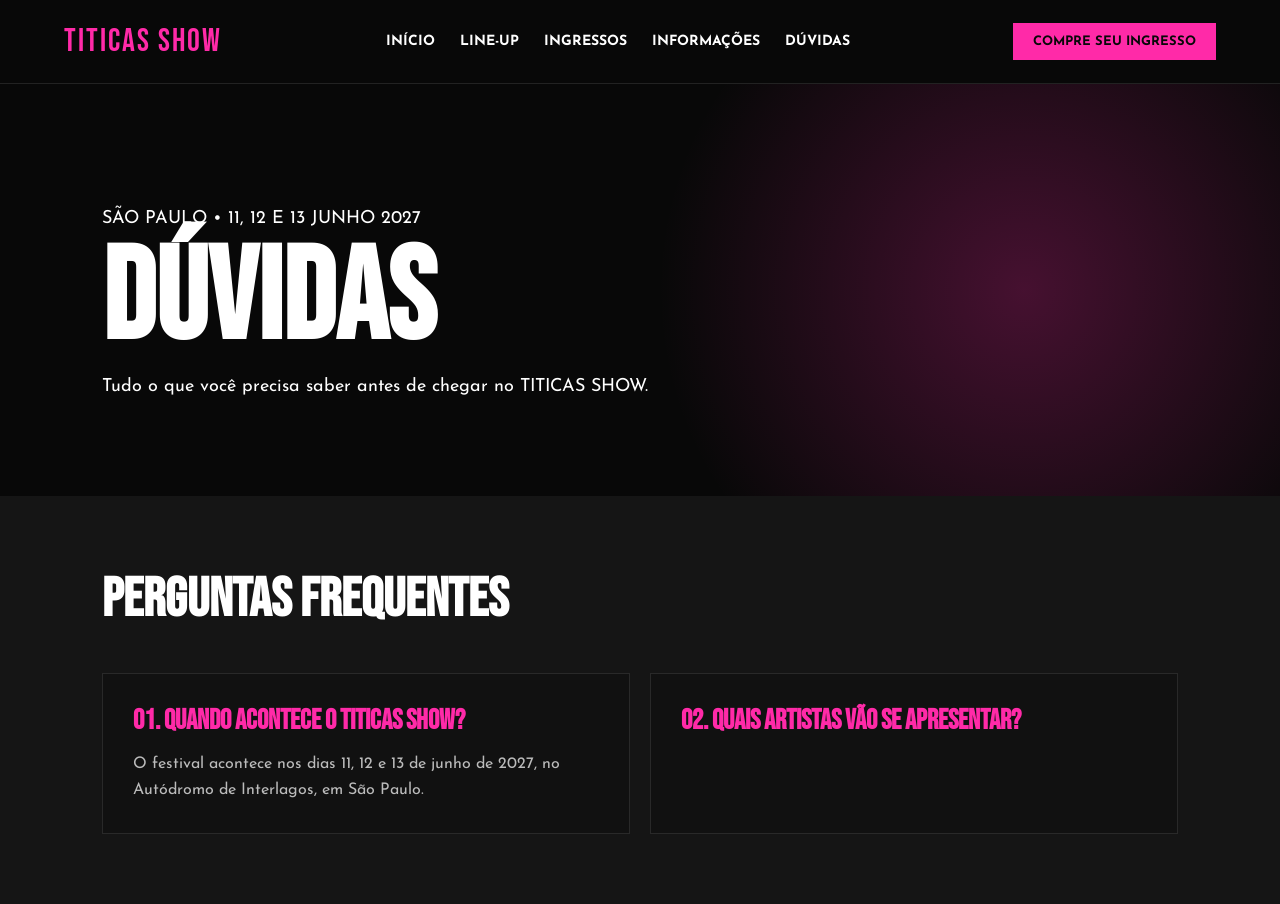
<file: faq.html>
<!DOCTYPE html>
<html lang="pt-BR">

<head>
    <meta charset="UTF-8">
    <meta name="viewport" content="width=device-width, initial-scale=1.0">

    <title>Dúvidas e Contato | Titicas Show</title>

    <link rel="stylesheet" href="style.css">

    <link rel="preconnect" href="https://fonts.googleapis.com">
    <link rel="preconnect" href="https://fonts.gstatic.com" crossorigin>

    <link href="https://fonts.googleapis.com/css2?family=Bebas+Neue&family=Josefin+Sans:ital,wght@0,100..700;1,100..700&display=swap" rel="stylesheet">
</head>

<body>

    <header class="header">

        <div class="logo">
            TITICAS SHOW
        </div>

        <nav class="nav">
            <a href="index.html">INÍCIO</a>
            <a href="lineup.html">LINE-UP</a>
            <a href="ingressos.html">INGRESSOS</a>
            <a href="informacoes.html">INFORMAÇÕES</a>
            <a href="faq.html">DÚVIDAS</a>
        </nav>

        <a href="ingressos.html" class="nav-button">
            COMPRE SEU INGRESSO
        </a>

    </header>


    <main>

        <section class="lineup-hero">

            <p>SÃO PAULO • 11, 12 E 13 JUNHO 2027</p>

            <h1>
                DÚVIDAS
            </h1>

            <p>
                Tudo o que você precisa saber antes
                de chegar no TITICAS SHOW.
            </p>

        </section>


        <section class="ticket-rules">

            <h2>
                PERGUNTAS FREQUENTES
            </h2>


            <div class="faq-list">

                <div class="faq-item">

                    <h3>
                        01. QUANDO ACONTECE O TITICAS SHOW?
                    </h3>

                    <p>
                        O festival acontece nos dias 11, 12 e 13 de junho de 2027,
                        no Autódromo de Interlagos, em São Paulo.
                    </p>

                </div>


                <div class="faq-item">

                    <h3>
                        02. QUAIS ARTISTAS VÃO SE APRESENTAR?
                    </h3>

                    <p>
</file>
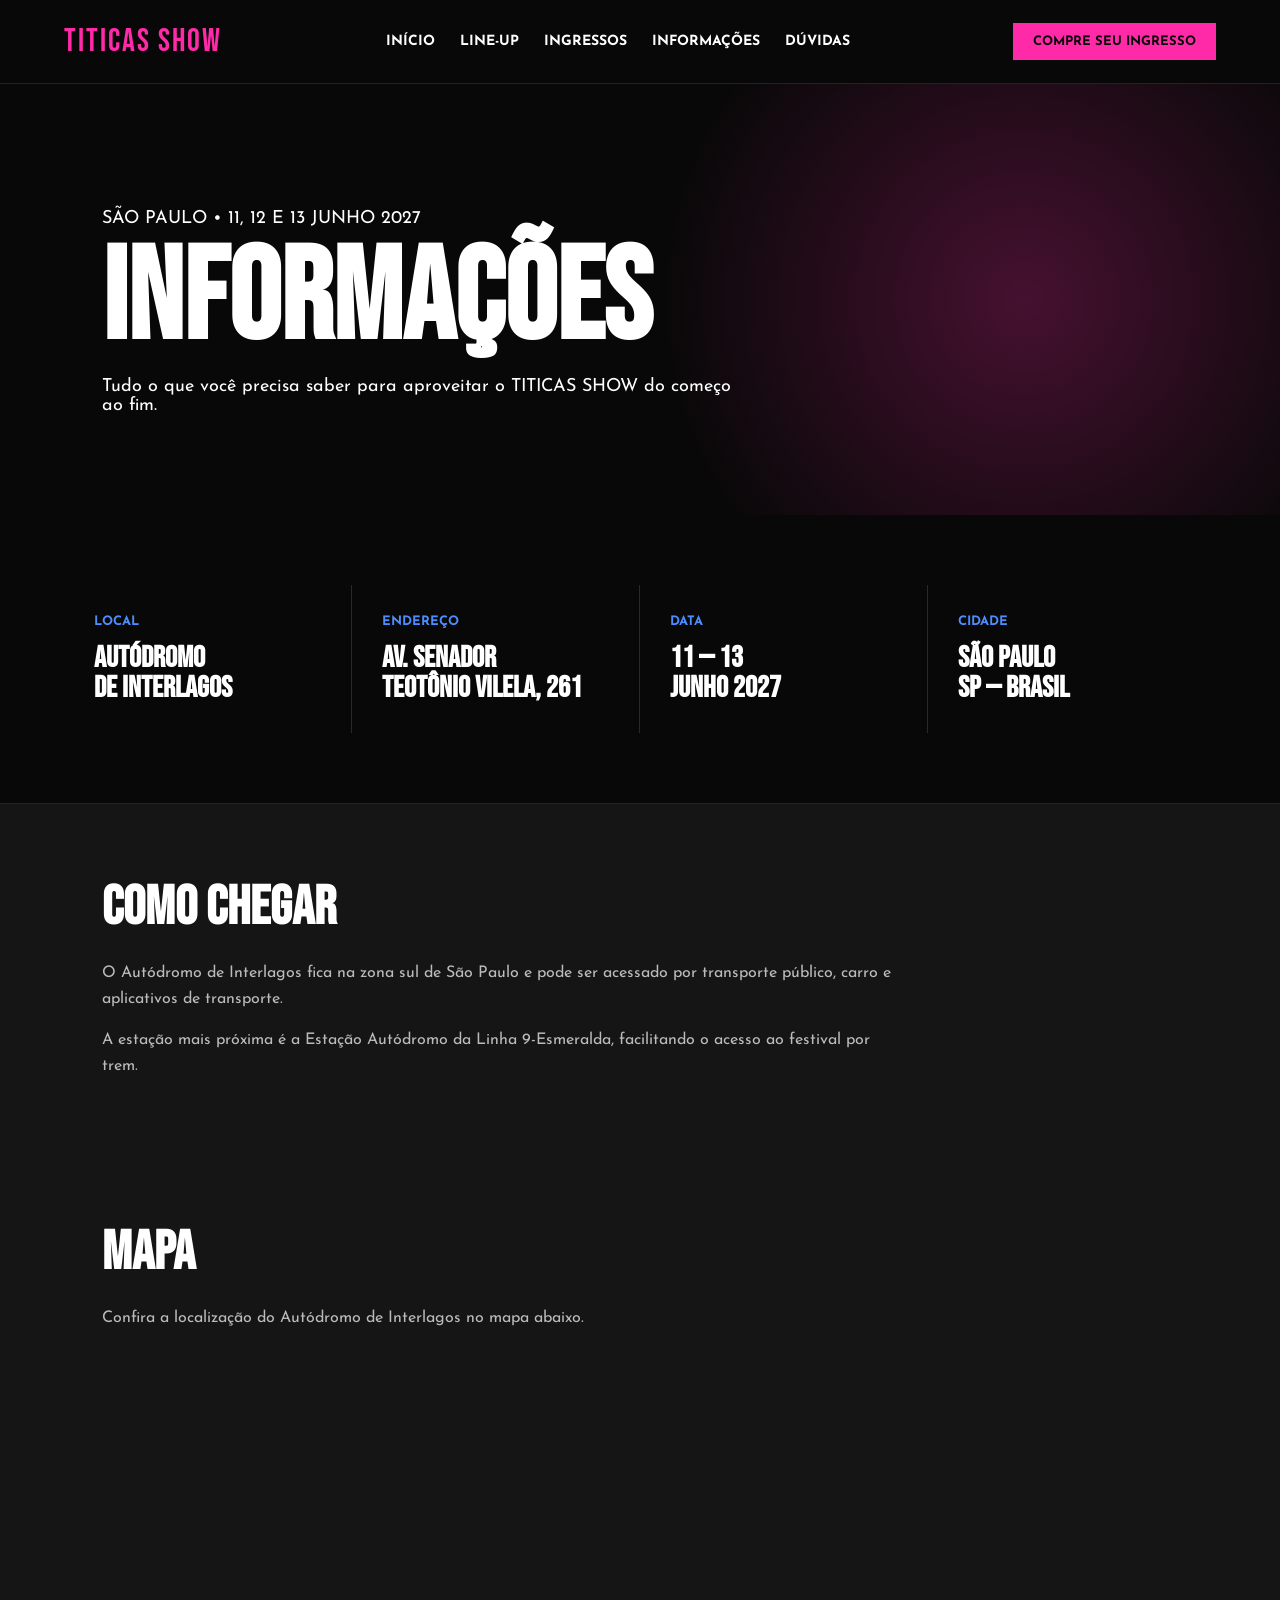
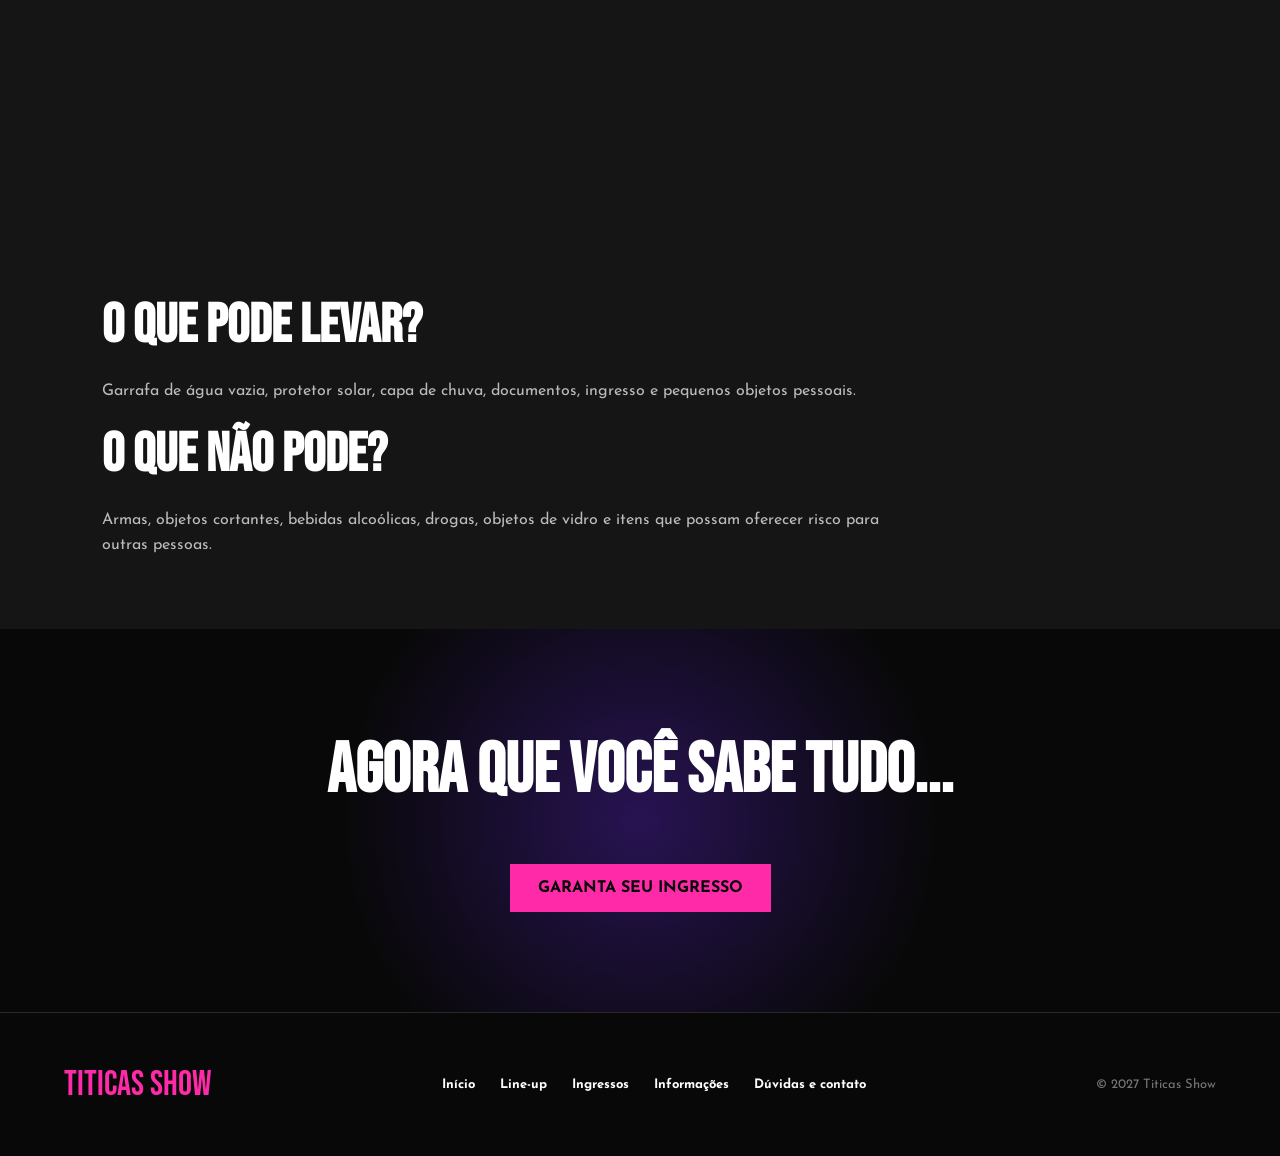
<file: informacoes.html>
<!DOCTYPE html>
<html lang="pt-BR">

<head>
    <meta charset="UTF-8">
    <meta name="viewport" content="width=device-width, initial-scale=1.0">

    <title>Informações | Titicas Show</title>

    <link rel="stylesheet" href="style.css">

    <link rel="preconnect" href="https://fonts.googleapis.com">
    <link rel="preconnect" href="https://fonts.gstatic.com" crossorigin>

    <link href="https://fonts.googleapis.com/css2?family=Bebas+Neue&family=Josefin+Sans:ital,wght@0,100..700;1,100..700&display=swap" rel="stylesheet">
</head>

<body>

    <header class="header">

        <div class="logo">
            TITICAS SHOW
        </div>

        <nav class="nav">
            <a href="index.html">INÍCIO</a>
            <a href="lineup.html">LINE-UP</a>
            <a href="ingressos.html">INGRESSOS</a>
            <a href="informacoes.html">INFORMAÇÕES</a>
            <a href="faq.html">DÚVIDAS</a>
        </nav>

        <a href="ingressos.html" class="nav-button">
            COMPRE SEU INGRESSO
        </a>

    </header>


    <main>

        <section class="lineup-hero">

            <p>SÃO PAULO • 11, 12 E 13 JUNHO 2027</p>

            <h1>
                INFORMAÇÕES
            </h1>

            <p>
                Tudo o que você precisa saber para aproveitar
                o TITICAS SHOW do começo ao fim.
            </p>

        </section>


        <section class="quick-info">

            <div class="info-box">

                <span>LOCAL</span>

                <strong>
                    AUTÓDROMO<br>
                    DE INTERLAGOS
                </strong>

            </div>


            <div class="info-box">

                <span>ENDEREÇO</span>

                <strong>
                    AV. SENADOR<br>
                    TEOTÔNIO VILELA, 261
                </strong>

            </div>


            <div class="info-box">

                <span>DATA</span>

                <strong>
                    11 — 13<br>
                    JUNHO 2027
                </strong>

            </div>


            <div class="info-box">

                <span>CIDADE</span>

                <strong>
                    SÃO PAULO<br>
                    SP — BRASIL
                </strong>

            </div>

        </section>


        <section class="ticket-rules">

            <h2>
                COMO CHEGAR
            </h2>

            <p>
                O Autódromo de Interlagos fica na zona sul de São Paulo
                e pode ser acessado por transporte público, carro e aplicativos
                de transporte.
            </p>

            <br>

            <p>
                A estação mais próxima é a Estação Autódromo da Linha 9-Esmeralda,
                facilitando o acesso ao festival por trem.
            </p>

        </section>


        <section class="ticket-rules">

            <h2>
                MAPA
            </h2>

            <p>
                Confira a localização do Autódromo de Interlagos no mapa abaixo.
            </p>

            <br>

            <iframe
                src="https://www.google.com/maps?q=Aut%C3%B3dromo+de+Interlagos,+S%C3%A3o+Paulo&output=embed"
                width="100%"
                height="400"
                style="border:0;"
                allowfullscreen=""
                loading="lazy">
            </iframe>

        </section>


        <section class="ticket-rules">

            <h2>
                O QUE PODE LEVAR?
            </h2>

            <p>
                Garrafa de água vazia, protetor solar, capa de chuva,
                documentos, ingresso e pequenos objetos pessoais.
            </p>

            <br>

            <h2>
                O QUE NÃO PODE?
            </h2>

            <p>
                Armas, objetos cortantes, bebidas alcoólicas, drogas,
                objetos de vidro e itens que possam oferecer risco
                para outras pessoas.
            </p>

        </section>


        <section class="tickets-cta">

            <h2>
                AGORA QUE VOCÊ SABE TUDO...
            </h2>

            <br>

            <a href="ingressos.html" class="button">
                GARANTA SEU INGRESSO
            </a>

        </section>

    </main>


    <footer class="footer">

        <div class="footer-logo">
            TITICAS SHOW
        </div>

        <nav class="footer-nav">
            <a href="index.html">Início</a>
            <a href="lineup.html">Line-up</a>
            <a href="ingressos.html">Ingressos</a>
            <a href="informacoes.html">Informações</a>
            <a href="faq.html">Dúvidas e contato</a>
        </nav>

        <p>
            © 2027 Titicas Show
        </p>

    </footer>

</body>
</html>
</file>
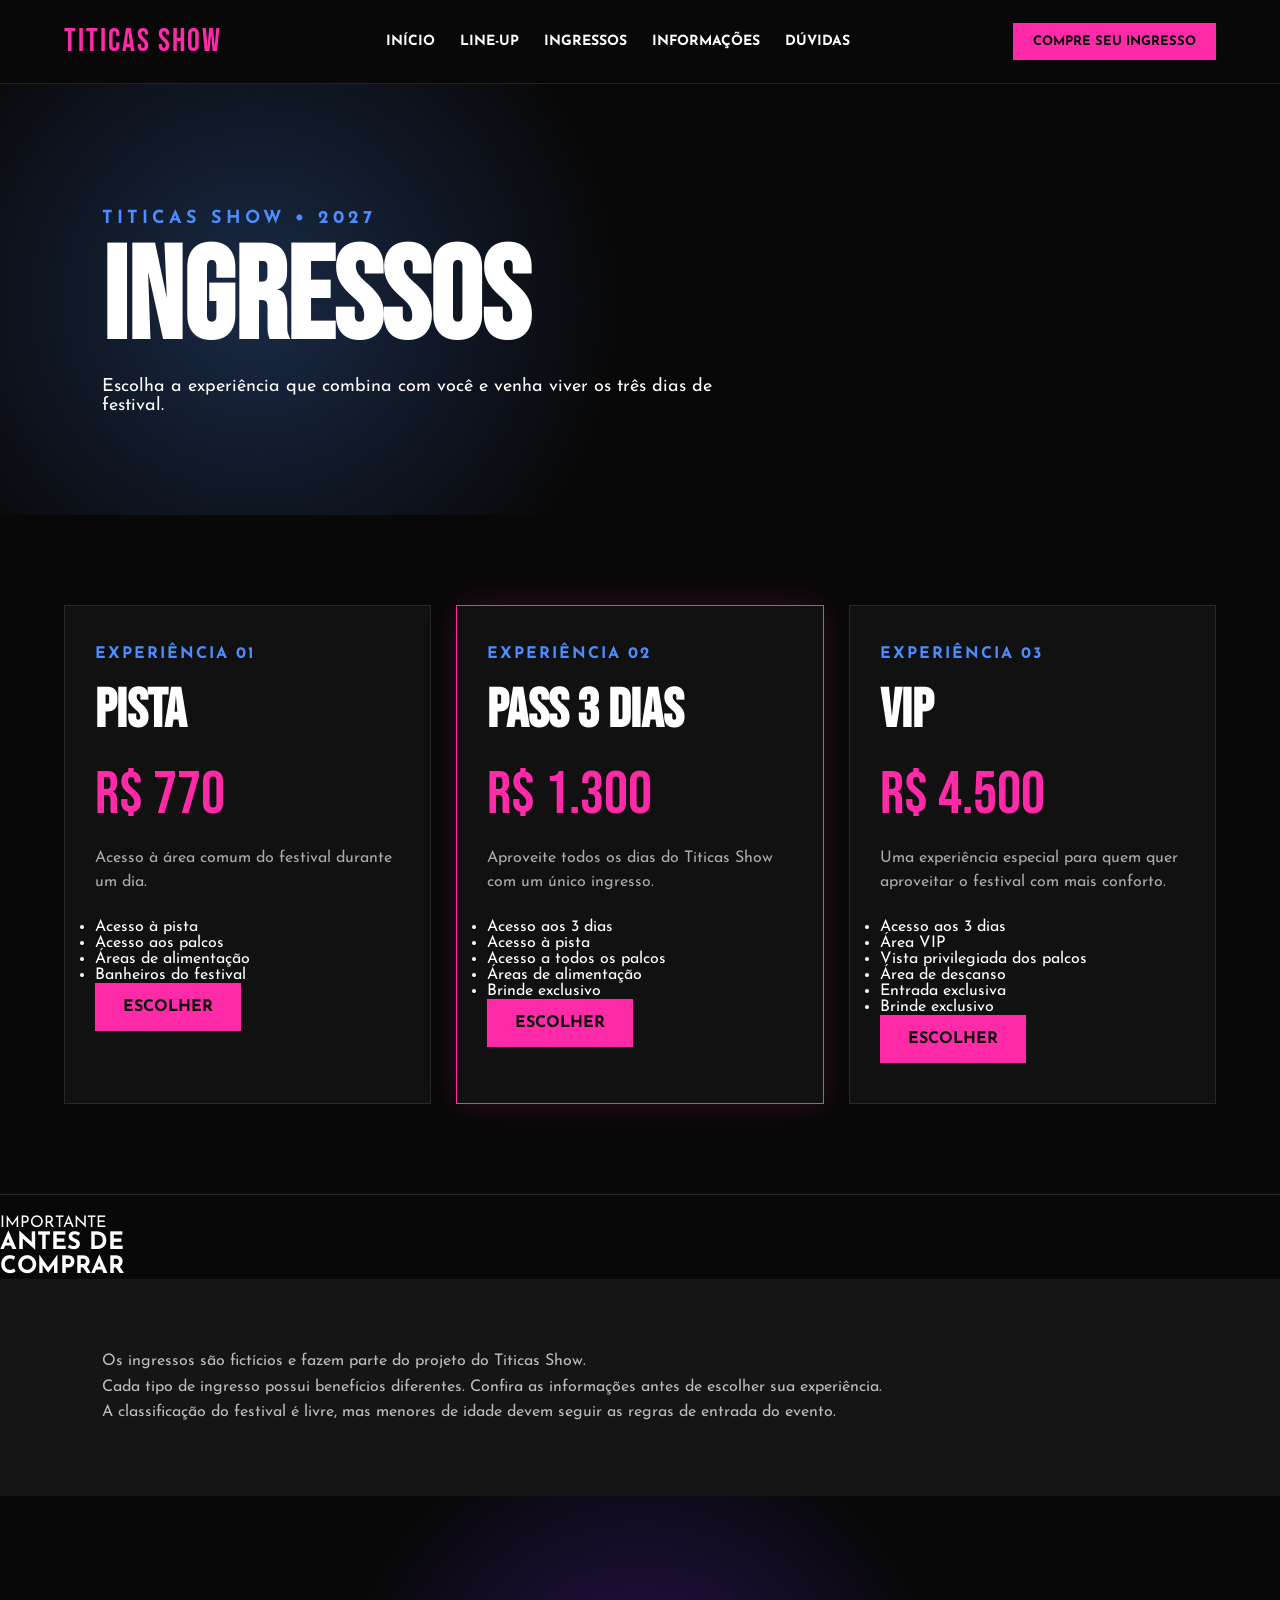
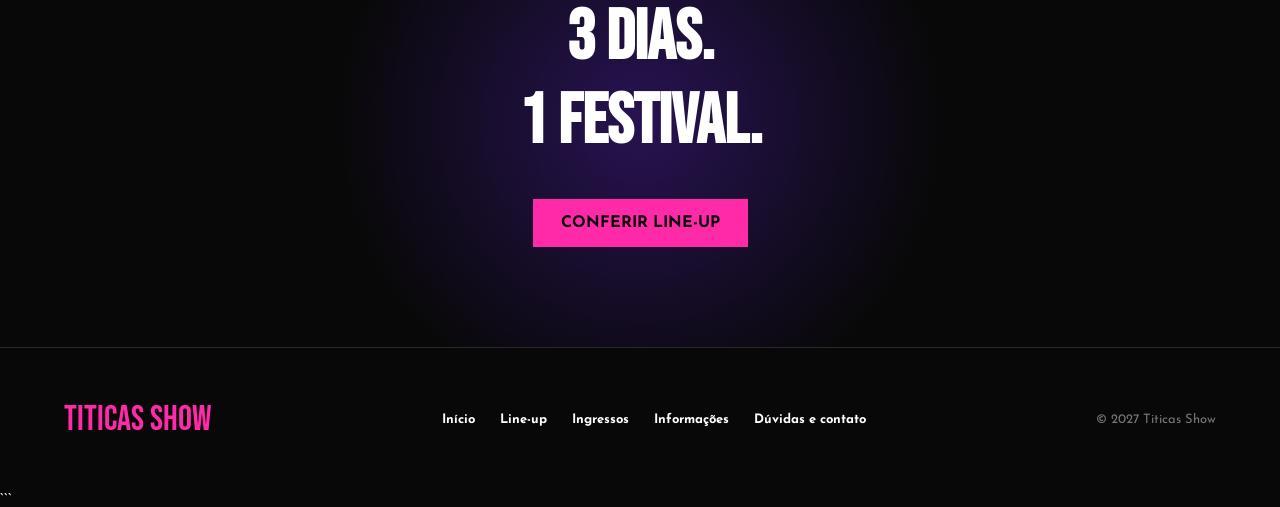
<file: ingressos.html>
<!DOCTYPE html>
<html lang="pt-BR">

<head>
    <meta charset="UTF-8">
    <meta name="viewport" content="width=device-width, initial-scale=1.0">

    <title>Ingressos | Titicas Show</title>

    <link rel="stylesheet" href="style.css">

    <link rel="preconnect" href="https://fonts.googleapis.com">
    <link rel="preconnect" href="https://fonts.gstatic.com" crossorigin>

    <link href="https://fonts.googleapis.com/css2?family=Bebas+Neue&family=Josefin+Sans:ital,wght@0,100..700;1,100..700&display=swap" rel="stylesheet">
</head>

<body>

    <header class="header">

        <div class="logo">
            TITICAS SHOW
        </div>

        <nav class="nav">
            <a href="index.html">INÍCIO</a>
            <a href="lineup.html">LINE-UP</a>
            <a href="ingressos.html">INGRESSOS</a>
            <a href="informacoes.html">INFORMAÇÕES</a>
            <a href="faq.html">DÚVIDAS</a>
        </nav>

        <a href="ingressos.html" class="nav-button">
            COMPRE SEU INGRESSO
        </a>

    </header>


    <main>

        <section class="tickets-hero">

            <p class="hero-small">
                TITICAS SHOW • 2027
            </p>

            <h1>
                INGRESSOS
            </h1>

            <p>
                Escolha a experiência que combina com você
                e venha viver os três dias de festival.
            </p>

        </section>


        <section class="tickets">

            <div class="ticket-card">

                <p class="ticket-type">
                    EXPERIÊNCIA 01
                </p>

                <h2>
                    PISTA
                </h2>

                <div class="ticket-price">
                    R$ 770
                </div>

                <p class="ticket-description">
                    Acesso à área comum do festival
                    durante um dia.
                </p>

                <ul>
                    <li>Acesso à pista</li>
                    <li>Acesso aos palcos</li>
                    <li>Áreas de alimentação</li>
                    <li>Banheiros do festival</li>
                </ul>

                <a href="#" class="button">
                    ESCOLHER
                </a>

            </div>


            <div class="ticket-card featured-ticket">

                <p class="ticket-type">
                    EXPERIÊNCIA 02
                </p>

                <h2>
                    PASS 3 DIAS
                </h2>

                <div class="ticket-price">
                    R$ 1.300
                </div>

                <p class="ticket-description">
                    Aproveite todos os dias do Titicas Show
                    com um único ingresso.
                </p>

                <ul>
                    <li>Acesso aos 3 dias</li>
                    <li>Acesso à pista</li>
                    <li>Acesso a todos os palcos</li>
                    <li>Áreas de alimentação</li>
                    <li>Brinde exclusivo</li>
                </ul>

                <a href="#" class="button">
                    ESCOLHER
                </a>

            </div>


            <div class="ticket-card">

                <p class="ticket-type">
                    EXPERIÊNCIA 03
                </p>

                <h2>
                    VIP
                </h2>

                <div class="ticket-price">
                    R$ 4.500
                </div>

                <p class="ticket-description">
                    Uma experiência especial para quem
                    quer aproveitar o festival com mais conforto.
                </p>

                <ul>
                    <li>Acesso aos 3 dias</li>
                    <li>Área VIP</li>
                    <li>Vista privilegiada dos palcos</li>
                    <li>Área de descanso</li>
                    <li>Entrada exclusiva</li>
                    <li>Brinde exclusivo</li>
                </ul>

                <a href="#" class="button">
                    ESCOLHER
                </a>

            </div>

        </section>


        <section class="ticket-info">

            <div>

                <p>
                    IMPORTANTE
                </p>

                <h2>
                    ANTES DE<br>
                    COMPRAR
                </h2>

            </div>

            <div class="ticket-rules">

                <p>
                    Os ingressos são fictícios e fazem parte
                    do projeto do Titicas Show.
                </p>

                <p>
                    Cada tipo de ingresso possui benefícios
                    diferentes. Confira as informações antes
                    de escolher sua experiência.
                </p>

                <p>
                    A classificação do festival é livre,
                    mas menores de idade devem seguir as
                    regras de entrada do evento.
                </p>

            </div>

        </section>


        <section class="tickets-cta">

            <h2>
                3 DIAS.<br>
                1 FESTIVAL.
            </h2>

            <a href="lineup.html" class="button">
                CONFERIR LINE-UP
            </a>

        </section>

    </main>


    <footer class="footer">

        <div class="footer-logo">
            TITICAS SHOW
        </div>

        <nav class="footer-nav">
            <a href="index.html">Início</a>
            <a href="lineup.html">Line-up</a>
            <a href="ingressos.html">Ingressos</a>
            <a href="informacoes.html">Informações</a>
            <a href="faq.html">Dúvidas e contato</a>
        </nav>

        <p>
            © 2027 Titicas Show
        </p>

    </footer>

</body>
</html>
```
</file>
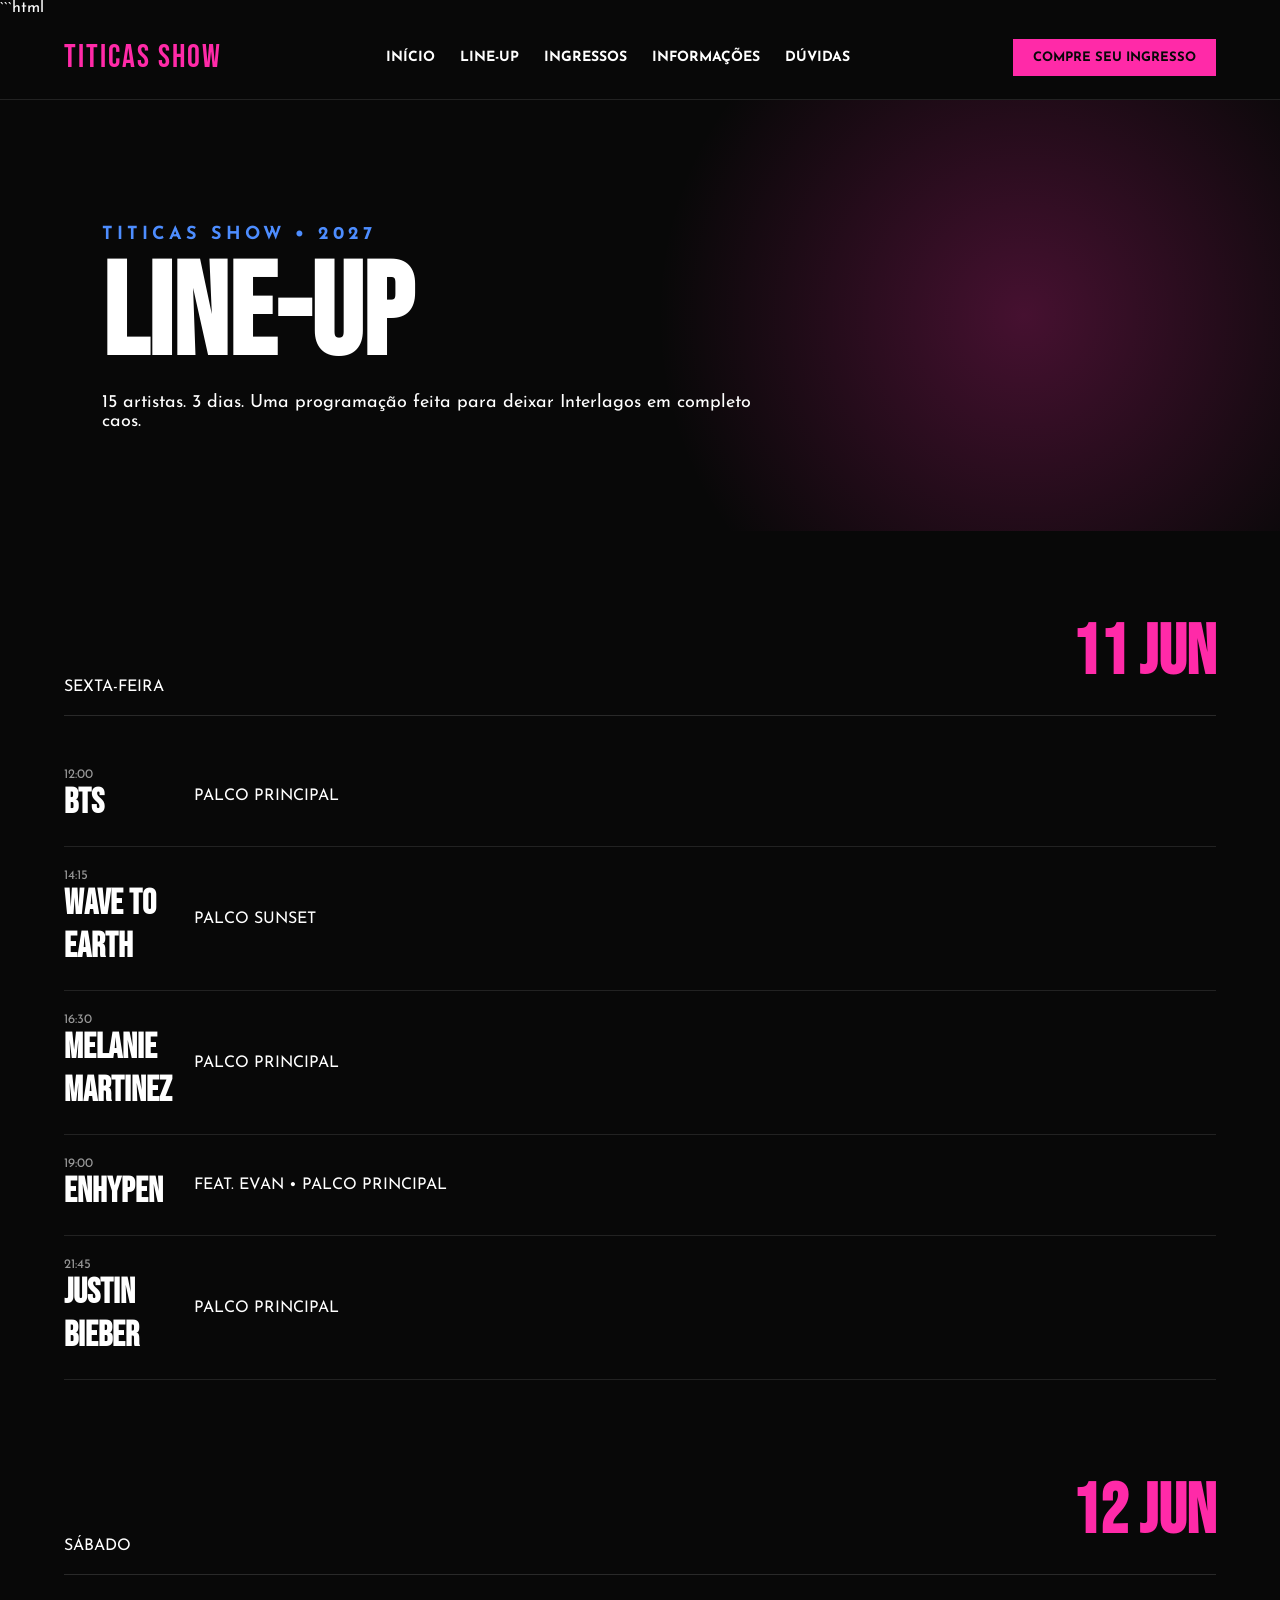
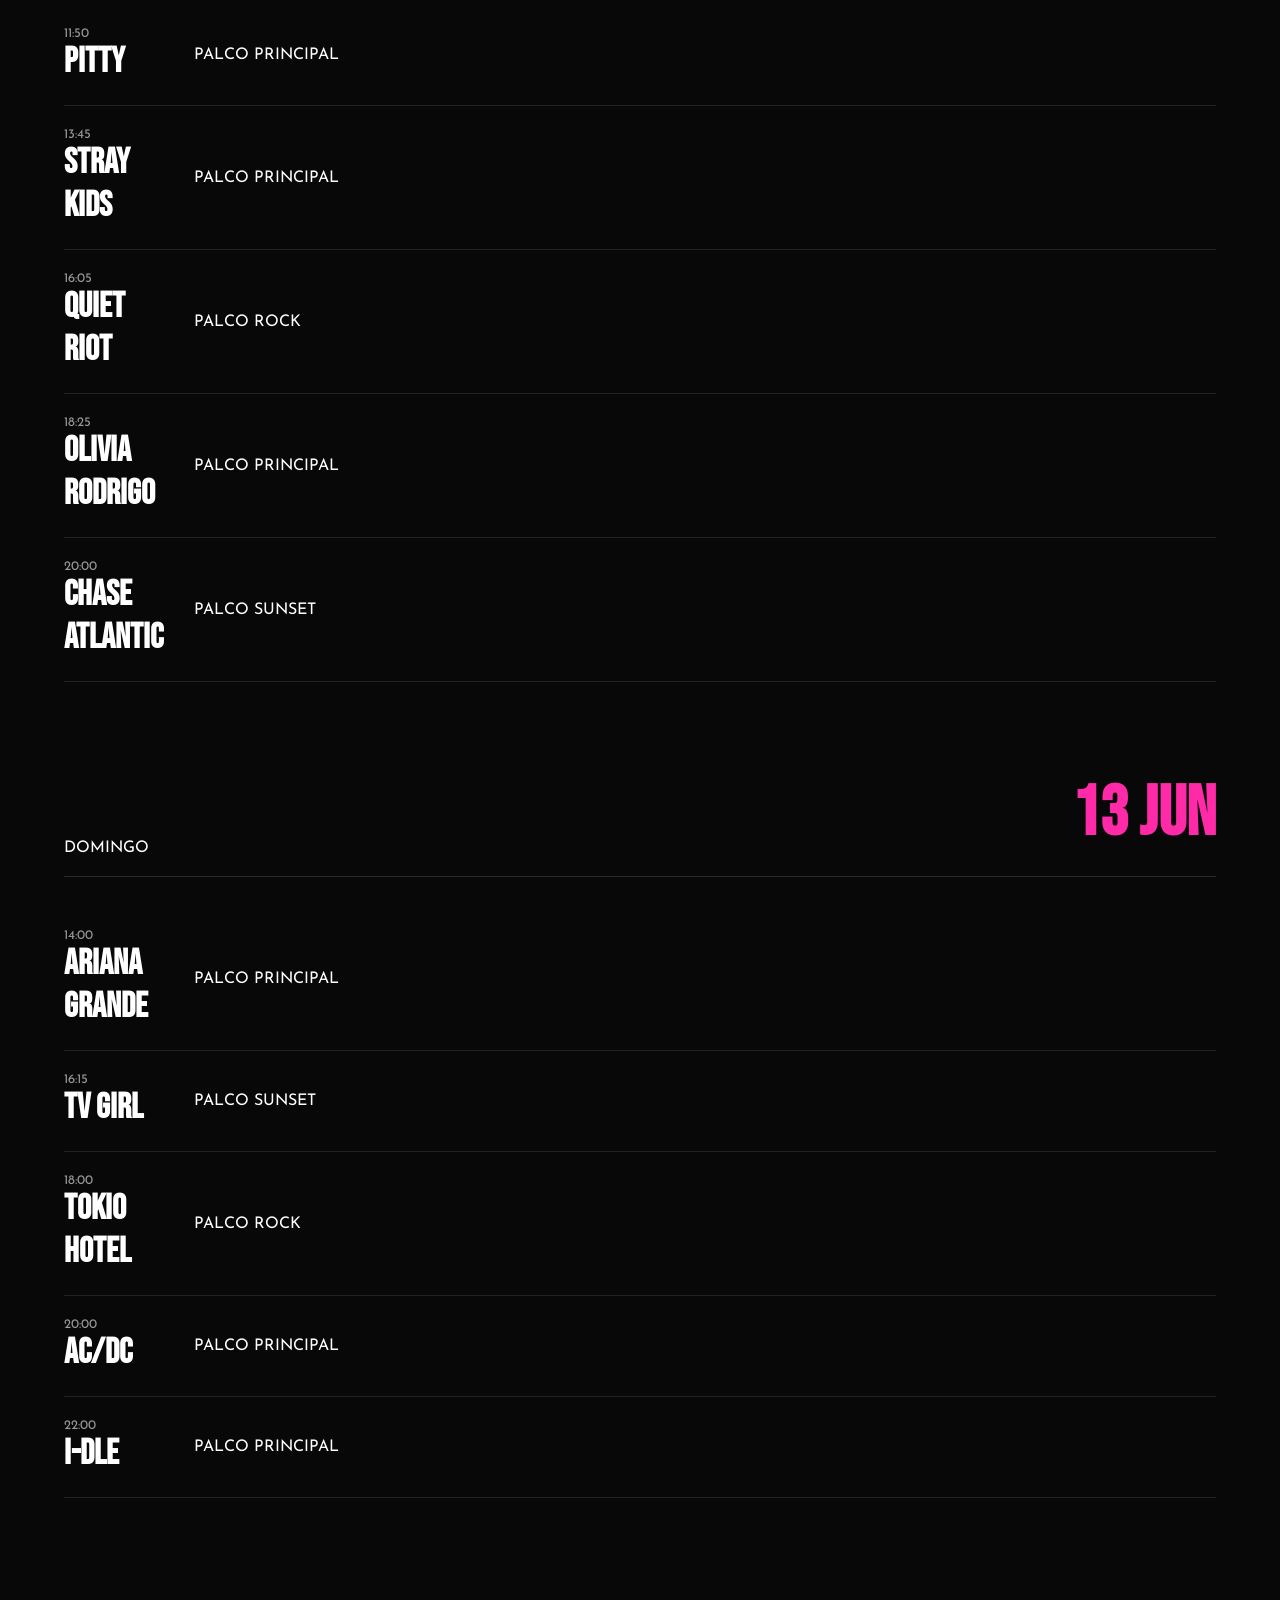
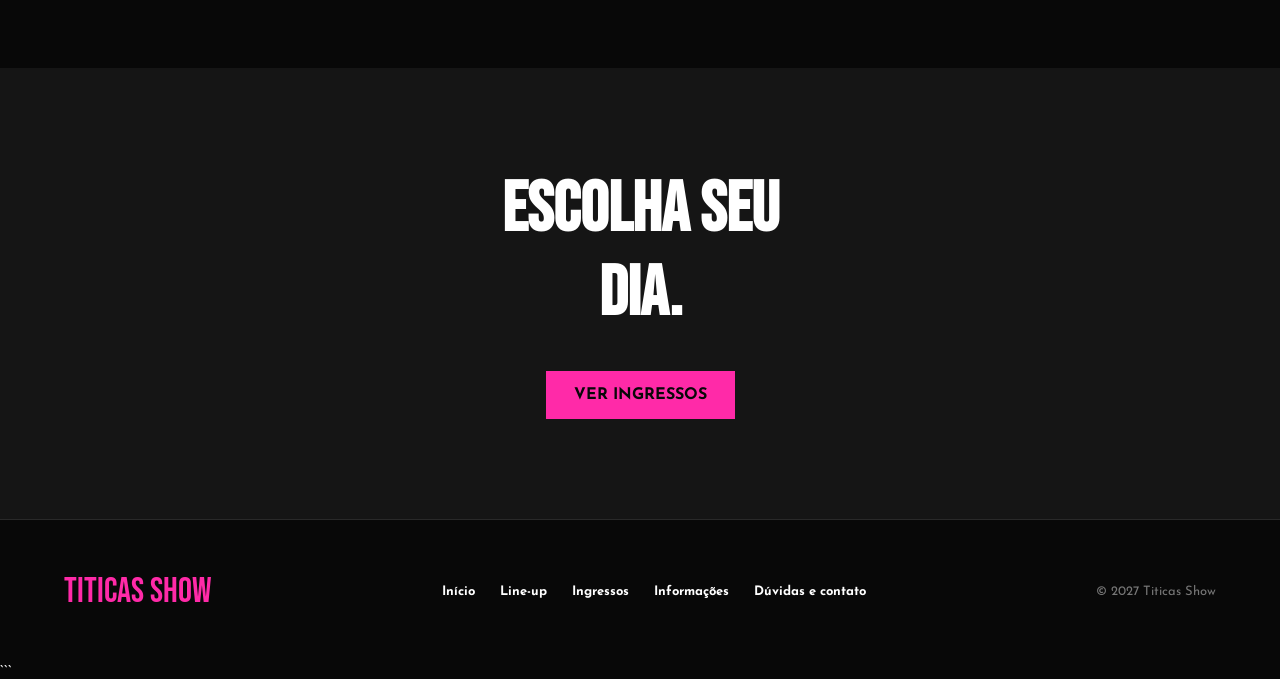
<file: lineup.html>
```html
<!DOCTYPE html>
<html lang="pt-BR">

<head>
    <meta charset="UTF-8">
    <meta name="viewport" content="width=device-width, initial-scale=1.0">

    <title>Line-up | Titicas Show</title>

    <link rel="stylesheet" href="style.css">

    <link rel="preconnect" href="https://fonts.googleapis.com">
    <link rel="preconnect" href="https://fonts.gstatic.com" crossorigin>

    <link href="https://fonts.googleapis.com/css2?family=Bebas+Neue&family=Josefin+Sans:ital,wght@0,100..700;1,100..700&display=swap" rel="stylesheet">
</head>

<body>

    <header class="header">

        <div class="logo">
            TITICAS SHOW
        </div>

        <nav class="nav">
            <a href="index.html">INÍCIO</a>
            <a href="lineup.html">LINE-UP</a>
            <a href="ingressos.html">INGRESSOS</a>
            <a href="informacoes.html">INFORMAÇÕES</a>
            <a href="faq.html">DÚVIDAS</a>
        </nav>

        <a href="ingressos.html" class="nav-button">
            COMPRE SEU INGRESSO
        </a>

    </header>


    <main>

        <section class="lineup-hero">

            <p class="hero-small">
                TITICAS SHOW • 2027
            </p>

            <h1>
                LINE-UP
            </h1>

            <p>
                15 artistas. 3 dias. Uma programação feita para
                deixar Interlagos em completo caos.
            </p>

        </section>


        <section class="lineup">

            <div class="day">

                <div class="day-header">
                    <p>SEXTA-FEIRA</p>
                    <h2>11 JUN</h2>
                </div>

                <div class="artist-list">

                    <article class="lineup-artist">
                        <div>
                            <span>12:00</span>
                            <h3>BTS</h3>
                        </div>
                        <p>PALCO PRINCIPAL</p>
                    </article>

                    <article class="lineup-artist">
                        <div>
                            <span>14:15</span>
                            <h3>WAVE TO EARTH</h3>
                        </div>
                        <p>PALCO SUNSET</p>
                    </article>

                    <article class="lineup-artist">
                        <div>
                            <span>16:30</span>
                            <h3>MELANIE MARTINEZ</h3>
                        </div>
                        <p>PALCO PRINCIPAL</p>
                    </article>

                    <article class="lineup-artist">
                        <div>
                            <span>19:00</span>
                            <h3>ENHYPEN</h3>
                        </div>
                        <p>FEAT. EVAN • PALCO PRINCIPAL</p>
                    </article>

                    <article class="lineup-artist">
                        <div>
                            <span>21:45</span>
                            <h3>JUSTIN BIEBER</h3>
                        </div>
                        <p>PALCO PRINCIPAL</p>
                    </article>

                </div>

            </div>


            <div class="day">

                <div class="day-header">
                    <p>SÁBADO</p>
                    <h2>12 JUN</h2>
                </div>

                <div class="artist-list">

                    <article class="lineup-artist">
                        <div>
                            <span>11:50</span>
                            <h3>PITTY</h3>
                        </div>
                        <p>PALCO PRINCIPAL</p>
                    </article>

                    <article class="lineup-artist">
                        <div>
                            <span>13:45</span>
                            <h3>STRAY KIDS</h3>
                        </div>
                        <p>PALCO PRINCIPAL</p>
                    </article>

                    <article class="lineup-artist">
                        <div>
                            <span>16:05</span>
                            <h3>QUIET RIOT</h3>
                        </div>
                        <p>PALCO ROCK</p>
                    </article>

                    <article class="lineup-artist">
                        <div>
                            <span>18:25</span>
                            <h3>OLIVIA RODRIGO</h3>
                        </div>
                        <p>PALCO PRINCIPAL</p>
                    </article>

                    <article class="lineup-artist">
                        <div>
                            <span>20:00</span>
                            <h3>CHASE ATLANTIC</h3>
                        </div>
                        <p>PALCO SUNSET</p>
                    </article>

                </div>

            </div>


            <div class="day">

                <div class="day-header">
                    <p>DOMINGO</p>
                    <h2>13 JUN</h2>
                </div>

                <div class="artist-list">

                    <article class="lineup-artist">
                        <div>
                            <span>14:00</span>
                            <h3>ARIANA GRANDE</h3>
                        </div>
                        <p>PALCO PRINCIPAL</p>
                    </article>

                    <article class="lineup-artist">
                        <div>
                            <span>16:15</span>
                            <h3>TV GIRL</h3>
                        </div>
                        <p>PALCO SUNSET</p>
                    </article>

                    <article class="lineup-artist">
                        <div>
                            <span>18:00</span>
                            <h3>TOKIO HOTEL</h3>
                        </div>
                        <p>PALCO ROCK</p>
                    </article>

                    <article class="lineup-artist">
                        <div>
                            <span>20:00</span>
                            <h3>AC/DC</h3>
                        </div>
                        <p>PALCO PRINCIPAL</p>
                    </article>

                    <article class="lineup-artist">
                        <div>
                            <span>22:00</span>
                            <h3>I-DLE</h3>
                        </div>
                        <p>PALCO PRINCIPAL</p>
                    </article>

                </div>

            </div>

        </section>


        <section class="lineup-cta">

            <h2>
                ESCOLHA SEU<br>
                DIA.
            </h2>

            <a href="ingressos.html" class="button">
                VER INGRESSOS
            </a>

        </section>

    </main>


    <footer class="footer">

        <div class="footer-logo">
            TITICAS SHOW
        </div>

        <nav class="footer-nav">
            <a href="index.html">Início</a>
            <a href="lineup.html">Line-up</a>
            <a href="ingressos.html">Ingressos</a>
            <a href="informacoes.html">Informações</a>
            <a href="faq.html">Dúvidas e contato</a>
        </nav>

        <p>
            © 2027 Titicas Show
        </p>

    </footer>

</body>
</html>
```
</file>
<file: style.css>
* {
    margin: 0;
    padding: 0;
    box-sizing: border-box;
}

html {
    scroll-behavior: smooth;
}

body {
    background-color: #080808;
    color: #ffffff;
    font-family: "Josefin Sans", sans-serif;
}

a {
    color: inherit;
    text-decoration: none;
}

.header {
    width: 100%;
    padding: 22px 5%;
    display: flex;
    align-items: center;
    justify-content: space-between;
    gap: 30px;
    background-color: #080808;
    border-bottom: 1px solid #222;
    position: relative;
    z-index: 10;
}

.logo {
    font-family: "Bebas Neue", sans-serif;
    font-size: 32px;
    letter-spacing: 2px;
    color: #ff2aa8;
}

.nav {
    display: flex;
    align-items: center;
    justify-content: center;
    gap: 25px;
}

.nav a {
    font-size: 14px;
    font-weight: 700;
    transition: 0.3s;
}

.nav a:hover {
    color: #ff2aa8;
}

.nav-button {
    padding: 12px 20px;
    background-color: #ff2aa8;
    color: #080808;
    font-weight: 700;
    font-size: 13px;
    transition: 0.3s;
}

.nav-button:hover {
    background-color: #4d8dff;
    color: white;
}

.hero {
    min-height: 750px;
    display: flex;
    align-items: center;
    padding: 100px 8%;
    position: relative;
    overflow: hidden;
    background:
        radial-gradient(circle at 80% 30%, rgba(77, 141, 255, 0.3), transparent 30%),
        radial-gradient(circle at 20% 70%, rgba(255, 42, 168, 0.25), transparent 30%),
        #080808;
}

.hero::before {
    content: "";
    position: absolute;
    width: 500px;
    height: 500px;
    border: 2px solid #702cff;
    border-radius: 50%;
    right: -150px;
    top: 80px;
    opacity: 0.5;
}

.hero-content {
    max-width: 900px;
    position: relative;
    z-index: 2;
}

.hero-small {
    color: #4d8dff;
    font-size: 18px;
    font-weight: 700;
    letter-spacing: 4px;
    margin-bottom: 20px;
}

.hero h1 {
    font-family: "Bebas Neue", sans-serif;
    font-size: clamp(100px, 16vw, 220px);
    line-height: 0.75;
    letter-spacing: 3px;
    color: #ffffff;
    text-shadow:
        7px 7px 0 #ff2aa8,
        -4px -4px 0 #702cff;
}

.hero-text {
    max-width: 550px;
    margin-top: 45px;
    font-size: 20px;
    line-height: 1.5;
}

.hero-date {
    margin-top: 30px;
    font-family: "Bebas Neue", sans-serif;
    font-size: 45px;
    color: #ff2aa8;
    letter-spacing: 3px;
}

.hero-location {
    margin-top: 5px;
    font-size: 17px;
}

.hero-buttons {
    display: flex;
    gap: 15px;
    margin-top: 35px;
}

.button {
    display: inline-block;
    padding: 16px 28px;
    background-color: #ff2aa8;
    color: #080808;
    font-weight: 800;
    transition: 0.3s;
}

.button:hover {
    background-color: #4d8dff;
    color: white;
    transform: translateY(-3px);
}

.button-outline {
    background-color: transparent;
    color: white;
    border: 1px solid #ffffff;
}

.button-outline:hover {
    border-color: #4d8dff;
}

.highlights {
    padding: 110px 5%;
}

.section-header {
    margin-bottom: 50px;
}

.section-number {
    color: #4d8dff;
    font-size: 15px;
    font-weight: 700;
    letter-spacing: 3px;
    margin-bottom: 15px;
}

.section-header h2 {
    font-family: "Bebas Neue", sans-serif;
    font-size: 90px;
    line-height: 0.8;
}

.section-header h2 span {
    color: #ff2aa8;
}

.featured-artists {
    margin-top: 55px;
    display: grid;
    grid-template-columns: repeat(4, 1fr);
    gap: 20px;
}

.artist-card {
    min-height: 450px;
    position: relative;
    overflow: hidden;
    background-color: #151515;
    border: 1px solid #292929;
    transition: 0.3s;
}

.artist-card:hover {
    transform: translateY(-8px);
    border-color: #ff2aa8;
}

.artist-image {
    width: 100%;
    height: 100%;
    position: absolute;
    inset: 0;
}

.artist-image::after {
    content: "";
    position: absolute;
    inset: 0;
    background: linear-gradient(
        to top,
        rgba(0, 0, 0, 0.95),
        rgba(0, 0, 0, 0.1)
    );
}

.artist-image img {
    width: 100%;
    height: 100%;
    object-fit: cover;
}

.artist-info {
    position: absolute;
    bottom: 0;
    left: 0;
    padding: 25px;
    z-index: 2;
}

.artist-info p {
    color: #4d8dff;
    font-size: 13px;
    font-weight: 700;
    margin-bottom: 8px;
}

.artist-info h3 {
    font-family: "Bebas Neue", sans-serif;
    font-size: 42px;
    line-height: 0.9;
}

.artist-info span {
    display: block;
    margin-top: 8px;
    color: #ff2aa8;
    font-size: 13px;
    font-weight: 700;
}

.lineup-preview {
    padding: 90px 8%;
    background-color: #ff2aa8;
    color: #080808;
    display: flex;
    justify-content: space-between;
    align-items: center;
    gap: 40px;
}

.lineup-preview p {
    font-size: 15px;
    font-weight: 800;
    letter-spacing: 2px;
    margin-bottom: 15px;
}

.lineup-preview h2 {
    font-family: "Bebas Neue", sans-serif;
    font-size: 90px;
    line-height: 0.8;
}

.lineup-preview h2 span {
    color: #702cff;
}

.arrow-link {
    font-weight: 800;
    border-bottom: 2px solid #080808;
    padding-bottom: 5px;
    white-space: nowrap;
}

.quick-info {
    padding: 70px 5%;
    display: grid;
    grid-template-columns: repeat(4, 1fr);
    border-bottom: 1px solid #222;
}

.info-box {
    padding: 30px;
    border-right: 1px solid #292929;
}

.info-box:last-child {
    border-right: none;
}

.info-box span {
    display: block;
    color: #4d8dff;
    font-size: 13px;
    font-weight: 700;
    margin-bottom: 15px;
}

.info-box strong {
    font-family: "Bebas Neue", sans-serif;
    font-size: 30px;
    line-height: 1;
}

.tickets-preview {
    text-align: center;
    padding: 130px 20px;
    background:
        radial-gradient(circle at center, rgba(112, 44, 255, 0.3), transparent 45%),
        #080808;
}

.tickets-preview p {
    color: #4d8dff;
    font-weight: 800;
    letter-spacing: 3px;
    margin-bottom: 20px;
}

.tickets-preview h2 {
    font-family: "Bebas Neue", sans-serif;
    font-size: 100px;
    line-height: 0.8;
    margin-bottom: 45px;
}

.footer {
    padding: 50px 5%;
    border-top: 1px solid #292929;
    display: flex;
    justify-content: space-between;
    align-items: center;
    gap: 30px;
}

.footer-logo {
    font-family: "Bebas Neue", sans-serif;
    font-size: 35px;
    color: #ff2aa8;
}

.footer-nav {
    display: flex;
    gap: 25px;
    flex-wrap: wrap;
}

.footer-nav a {
    font-size: 13px;
    font-weight: 700;
}

.footer-nav a:hover {
    color: #ff2aa8;
}

.footer p {
    color: #777;
    font-size: 13px;
}


/* LINE-UP */

.lineup-hero {
    padding: 100px 8%;
    background:
        radial-gradient(circle at 80% 50%, rgba(255, 42, 168, 0.25), transparent 35%),
        #080808;
}

.lineup-hero h1,
.tickets-hero h1 {
    font-family: "Bebas Neue", sans-serif;
    font-size: 130px;
    line-height: 0.8;
}

.lineup-hero p,
.tickets-hero p {
    margin-top: 25px;
    font-size: 18px;
    max-width: 650px;
}

.lineup {
    padding: 80px 5%;
}

.day {
    margin-bottom: 90px;
}

.day-header {
    display: flex;
    justify-content: space-between;
    align-items: end;
    margin-bottom: 30px;
    border-bottom: 1px solid #292929;
    padding-bottom: 20px;
}

.day-header h2 {
    font-family: "Bebas Neue", sans-serif;
    font-size: 70px;
    color: #ff2aa8;
}

.day-header span {
    color: #4d8dff;
    font-weight: 700;
}

.artist-list {
    display: flex;
    flex-direction: column;
}

.lineup-artist {
    display: grid;
    grid-template-columns: 100px 1fr 180px;
    align-items: center;
    gap: 30px;
    padding: 22px 0;
    border-bottom: 1px solid #222;
}

.lineup-artist:hover {
    color: #ff2aa8;
}

.lineup-artist time {
    color: #4d8dff;
    font-weight: 800;
}

.lineup-artist h3 {
    font-family: "Bebas Neue", sans-serif;
    font-size: 35px;
}

.lineup-artist span {
    text-align: right;
    color: #999;
    font-size: 13px;
}

.lineup-cta,
.tickets-cta {
    text-align: center;
    padding: 100px 20px;
    background-color: #151515;
}


/* INGRESSOS */

.tickets-hero {
    padding: 100px 8%;
    background:
        radial-gradient(circle at 20% 50%, rgba(77, 141, 255, 0.25), transparent 35%),
        #080808;
}

.tickets {
    padding: 90px 5%;
    display: grid;
    grid-template-columns: repeat(3, 1fr);
    gap: 25px;
}

.ticket-card {
    padding: 40px 30px;
    border: 1px solid #292929;
    background-color: #111;
    transition: 0.3s;
}

.ticket-card:hover {
    transform: translateY(-8px);
    border-color: #ff2aa8;
}

.featured-ticket {
    border-color: #ff2aa8;
    box-shadow: 0 0 30px rgba(255, 42, 168, 0.15);
}

.ticket-type {
    color: #4d8dff;
    font-weight: 800;
    letter-spacing: 2px;
}

.ticket-card h2 {
    font-family: "Bebas Neue", sans-serif;
    font-size: 55px;
    margin: 15px 0;
}

.ticket-price {
    font-family: "Bebas Neue", sans-serif;
    font-size: 60px;
    color: #ff2aa8;
}

.ticket-description {
    margin: 15px 0 25px;
    color: #aaa;
}

.ticket-info {
    padding-top: 20px;
    border-top: 1px solid #292929;
}

.ticket-info li {
    margin-bottom: 10px;
    list-style: none;
}

.ticket-rules {
    padding: 50px 8%;
    background-color: #151515;
}

.ticket-rules h2 {
    font-family: "Bebas Neue", sans-serif;
    font-size: 55px;
    margin-bottom: 20px;
}

.ticket-rules p {
    max-width: 800px;
    line-height: 1.6;
}


/* RESPONSIVO */

@media (max-width: 1000px) {

    .header {
        flex-wrap: wrap;
    }

    .nav {
        order: 3;
        width: 100%;
        justify-content: center;
    }

    .featured-artists {
        grid-template-columns: repeat(2, 1fr);
    }

    .quick-info {
        grid-template-columns: repeat(2, 1fr);
    }

    .info-box:nth-child(2) {
        border-right: none;
    }

    .info-box {
        border-bottom: 1px solid #292929;
    }

    .tickets {
        grid-template-columns: 1fr;
        max-width: 600px;
        margin: auto;
    }
}

@media (max-width: 650px) {

    .header {
        padding: 18px 5%;
    }

    .logo {
        font-size: 26px;
    }

    .nav {
        gap: 12px;
        flex-wrap: wrap;
    }

    .nav a {
        font-size: 11px;
    }

    .nav-button {
        display: none;
    }

    .hero {
        min-height: 650px;
        padding: 70px 7%;
    }

    .hero h1 {
        font-size: 95px;
    }

    .hero-date {
        font-size: 35px;
    }

    .hero-buttons {
        flex-direction: column;
        align-items: flex-start;
    }

    .section-header h2 {
        font-size: 65px;
    }

    .featured-artists {
        grid-template-columns: 1fr;
    }

    .artist-card {
        min-height: 500px;
    }

    .lineup-preview {
        flex-direction: column;
        align-items: flex-start;
    }

    .lineup-preview h2 {
        font-size: 65px;
    }

    .quick-info {
        grid-template-columns: 1fr;
    }

    .info-box {
        border-right: none;
    }

    .footer {
        flex-direction: column;
        align-items: flex-start;
    }

    .lineup-hero h1,
    .tickets-hero h1 {
        font-size: 85px;
    }

    .day-header {
        flex-direction: column;
        align-items: flex-start;
        gap: 10px;
    }

    .day-header h2 {
        font-size: 55px;
    }

    .lineup-artist {
        grid-template-columns: 70px 1fr;
        gap: 15px;
    }

    .lineup-artist span {
        grid-column: 2;
        text-align: left;
    }

    .tickets-preview h2 {
        font-size: 70px;
    }
}

.faq-list {
    display: grid;
    grid-template-columns: repeat(2, 1fr);
    gap: 20px;
    margin-top: 40px;
}

.faq-item {
    padding: 30px;
    background-color: #111;
    border: 1px solid #292929;
    transition: 0.3s;
}

.faq-item:hover {
    border-color: #ff2aa8;
    transform: translateY(-5px);
}

.faq-item h3 {
    font-family: "Bebas Neue", sans-serif;
    font-size: 28px;
    color: #ff2aa8;
    margin-bottom: 15px;
}

.faq-item p {
    color: #bbb;
    line-height: 1.6;
}

.contact-form {
    display: flex;
    flex-direction: column;
    max-width: 800px;
    margin-top: 40px;
    gap: 12px;
}

.contact-form label {
    color: #4d8dff;
    font-size: 14px;
    font-weight: 800;
    letter-spacing: 2px;
    margin-top: 10px;
}

.contact-form input,
.contact-form textarea {
    width: 100%;
    padding: 16px;
    background-color: #080808;
    border: 1px solid #292929;
    color: #fff;
    font-family: "Josefin Sans", sans-serif;
    font-size: 16px;
    outline: none;
}

.contact-form input:focus,
.contact-form textarea:focus {
    border-color: #ff2aa8;
}

.contact-form textarea {
    resize: vertical;
    min-height: 150px;
}

.contact-form .button {
    border: none;
    cursor: pointer;
    font-family: "Josefin Sans", sans-serif;
    margin-top: 20px;
    width: fit-content;
}

@media (max-width: 700px) {
    .faq-list {
        grid-template-columns: 1fr;
    }

    .faq-item h3 {
        font-size: 24px;
    }

    .contact-form {
        width: 100%;
    }
}

.lineup-hero {
    padding: 100px 8%;
    background:
        radial-gradient(circle at 80% 50%, rgba(255, 42, 168, 0.25), transparent 35%),
        #080808;
}

.lineup-hero h1 {
    font-family: "Bebas Neue", sans-serif;
    font-size: 130px;
    line-height: 0.8;
    margin-top: 20px;
}

.lineup-hero p {
    margin-top: 25px;
    font-size: 18px;
    max-width: 650px;
}

.lineup {
    padding: 80px 5%;
}

.day {
    margin-bottom: 90px;
}

.day-header {
    display: flex;
    justify-content: space-between;
    align-items: end;
    margin-bottom: 30px;
    padding-bottom: 20px;
    border-bottom: 1px solid #292929;
}

.day-header h2 {
    font-family: "Bebas Neue", sans-serif;
    font-size: 70px;
    color: #ff2aa8;
}

.day-header span {
    color: #4d8dff;
    font-weight: 700;
}

.artist-list {
    display: flex;
    flex-direction: column;
}

.lineup-artist {
    display: grid;
    grid-template-columns: 100px 1fr 180px;
    align-items: center;
    gap: 30px;
    padding: 22px 0;
    border-bottom: 1px solid #222;
    transition: 0.3s;
}

.lineup-artist:hover {
    color: #ff2aa8;
    padding-left: 10px;
}

.lineup-artist time {
    color: #4d8dff;
    font-weight: 800;
}

.lineup-artist h3 {
    font-family: "Bebas Neue", sans-serif;
    font-size: 35px;
}

.lineup-artist span {
    text-align: right;
    color: #999;
    font-size: 13px;
}

.lineup-cta {
    text-align: center;
    padding: 100px 20px;
    background-color: #151515;
}

.lineup-cta h2 {
    font-family: "Bebas Neue", sans-serif;
    font-size: 70px;
    margin-bottom: 35px;
}

@media (max-width: 650px) {

    .lineup-hero h1 {
        font-size: 85px;
    }

    .day-header {
        flex-direction: column;
        align-items: flex-start;
        gap: 10px;
    }

    .day-header h2 {
        font-size: 55px;
    }

    .lineup-artist {
        grid-template-columns: 70px 1fr;
        gap: 15px;
    }

    .lineup-artist span {
        grid-column: 2;
        text-align: left;
    }

    .lineup-cta h2 {
        font-size: 55px;
    }
}

.tickets-hero {
    padding: 100px 8%;
    background:
        radial-gradient(circle at 20% 50%, rgba(77, 141, 255, 0.25), transparent 35%),
        #080808;
}

.tickets-hero h1 {
    font-family: "Bebas Neue", sans-serif;
    font-size: 130px;
    line-height: 0.8;
    margin-top: 20px;
}

.tickets-hero p {
    margin-top: 25px;
    font-size: 18px;
    max-width: 650px;
}

.tickets {
    padding: 90px 5%;
    display: grid;
    grid-template-columns: repeat(3, 1fr);
    gap: 25px;
}

.ticket-card {
    padding: 40px 30px;
    border: 1px solid #292929;
    background-color: #111;
    transition: 0.3s;
}

.ticket-card:hover {
    transform: translateY(-8px);
    border-color: #ff2aa8;
}

.featured-ticket {
    border-color: #ff2aa8;
    box-shadow: 0 0 30px rgba(255, 42, 168, 0.15);
}

.ticket-type {
    color: #4d8dff;
    font-weight: 800;
    letter-spacing: 2px;
}

.ticket-card h2 {
    font-family: "Bebas Neue", sans-serif;
    font-size: 55px;
    margin: 15px 0;
}

.ticket-price {
    font-family: "Bebas Neue", sans-serif;
    font-size: 60px;
    color: #ff2aa8;
}

.ticket-description {
    margin: 15px 0 25px;
    color: #aaa;
    line-height: 1.5;
}

.ticket-info {
    padding-top: 20px;
    border-top: 1px solid #292929;
}

.ticket-info li {
    margin-bottom: 10px;
    list-style: none;
    color: #ddd;
}

.ticket-rules {
    padding: 70px 8%;
    background-color: #151515;
}

.ticket-rules h2 {
    font-family: "Bebas Neue", sans-serif;
    font-size: 55px;
    margin-bottom: 20px;
}

.ticket-rules p {
    max-width: 800px;
    line-height: 1.6;
    color: #bbb;
}

.tickets-cta {
    text-align: center;
    padding: 100px 20px;
    background:
        radial-gradient(circle at center, rgba(112, 44, 255, 0.3), transparent 45%),
        #080808;
}

.tickets-cta h2 {
    font-family: "Bebas Neue", sans-serif;
    font-size: 70px;
    margin-bottom: 35px;
}

@media (max-width: 1000px) {
    .tickets {
        grid-template-columns: 1fr;
        max-width: 650px;
        margin: auto;
    }
}

@media (max-width: 650px) {
    .tickets-hero h1 {
        font-size: 85px;
    }

    .ticket-card h2 {
        font-size: 45px;
    }

    .ticket-price {
        font-size: 50px;
    }

    .tickets-cta h2 {
        font-size: 55px;
    }
}

.info-map {
    padding: 80px 5%;
}

.info-map h2 {
    font-family: "Bebas Neue", sans-serif;
    font-size: 70px;
    margin-bottom: 20px;
    color: #ff2aa8;
}

.info-map p {
    max-width: 700px;
    color: #bbb;
    line-height: 1.6;
    margin-bottom: 30px;
}

.info-map iframe {
    width: 100%;
    height: 450px;
    border: 1px solid #292929;
    display: block;
}

.info-rules {
    padding: 80px 8%;
    background-color: #151515;
}

.info-rules h2 {
    font-family: "Bebas Neue", sans-serif;
    font-size: 65px;
    color: #4d8dff;
    margin-bottom: 25px;
}

.info-rules p {
    max-width: 850px;
    color: #bbb;
    line-height: 1.7;
    margin-bottom: 25px;
}

.info-rules ul {
    max-width: 850px;
    padding-left: 25px;
}

.info-rules li {
    margin-bottom: 12px;
    color: #ddd;
}

@media (max-width: 650px) {
    .info-map h2,
    .info-rules h2 {
        font-size: 50px;
    }

    .info-map iframe {
        height: 350px;
    }
}
.contact-section {
    padding: 90px 8%;
    background-color: #080808;
}

.contact-section h2 {
    font-family: "Bebas Neue", sans-serif;
    font-size: 70px;
    color: #ff2aa8;
    margin-bottom: 20px;
}

.contact-section p {
    color: #aaa;
    max-width: 700px;
    line-height: 1.6;
}

.contact-form {
    display: flex;
    flex-direction: column;
    max-width: 800px;
    margin-top: 40px;
    gap: 12px;
}

.contact-form label {
    color: #4d8dff;
    font-size: 14px;
    font-weight: 800;
    letter-spacing: 2px;
    margin-top: 10px;
}

.contact-form input,
.contact-form textarea {
    width: 100%;
    padding: 16px;
    background-color: #111;
    border: 1px solid #292929;
    color: #fff;
    font-family: "Josefin Sans", sans-serif;
    font-size: 16px;
    outline: none;
}

.contact-form input:focus,
.contact-form textarea:focus {
    border-color: #ff2aa8;
}

.contact-form textarea {
    resize: vertical;
    min-height: 150px;
}

.contact-form .button {
    border: none;
    cursor: pointer;
    font-family: "Josefin Sans", sans-serif;
    margin-top: 20px;
    width: fit-content;
}

@media (max-width: 650px) {
    .contact-section h2 {
        font-size: 55px;
    }

    .contact-form {
        width: 100%;
    }
}
</file>
